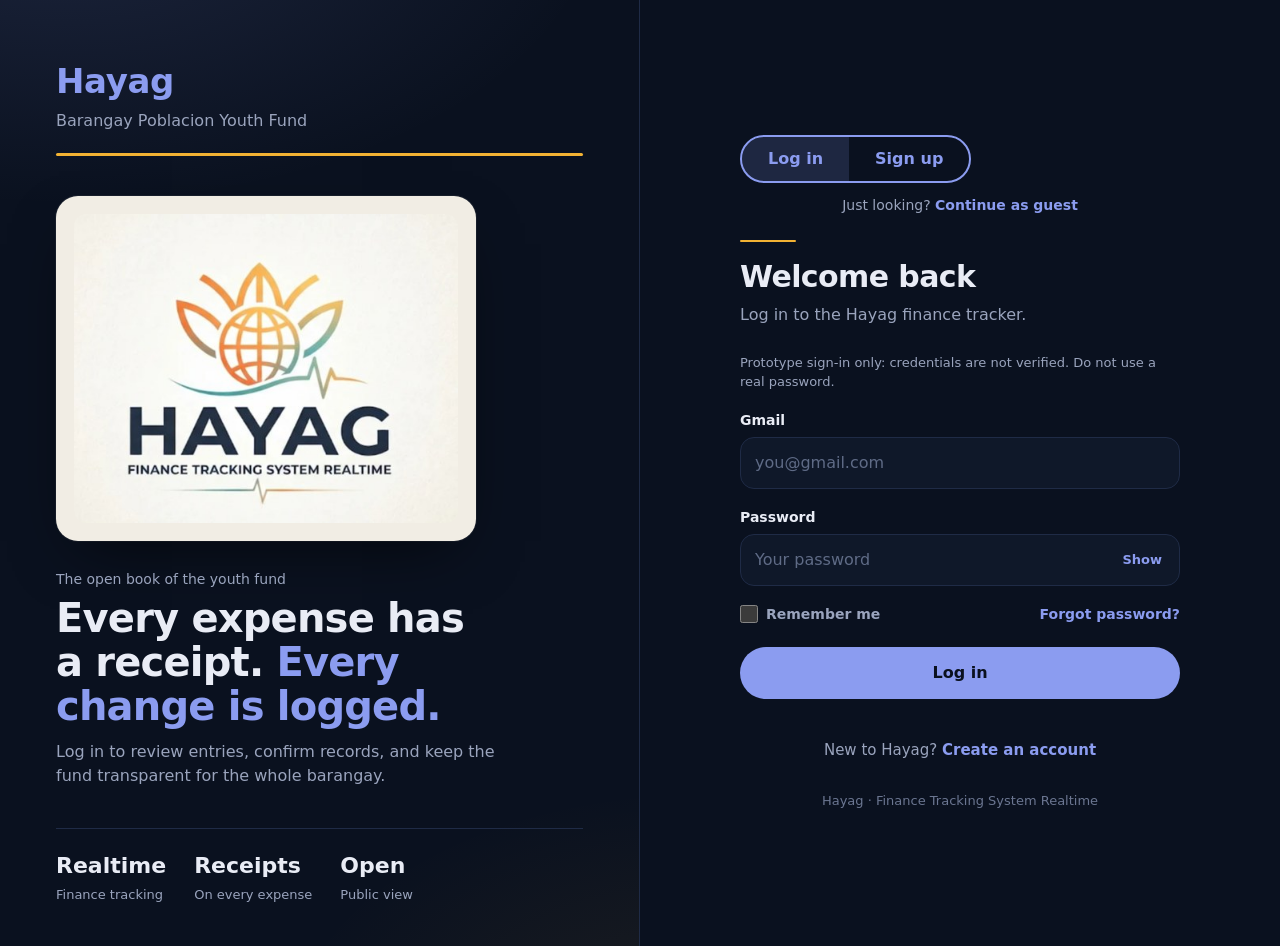
<file: html asset/index.html>
<!DOCTYPE html>
<html lang="en">
<head>
    <meta charset="UTF-8">
    <meta name="viewport" content="width=device-width, initial-scale=1.0">
    <meta name="description" content="A finance tracking system in realtime. Learn more about us. Made by asset-8, VSU students || Entrep || Visayas State University">

    
    <title>Hayag</title>
    <link rel="stylesheet" href="style.css">
    <link rel="icon" type="image/png" href="../html asset/pics/hayagIcon.png">
    <script src="javascript.js" defer></script>
</head>
<body>
    

<div class="shell">

  <!-- Brand side -->
  <aside class="brand" aria-label="About Hayag">
    <div class="brand-top">
      <h1>Hayag</h1>
      <p>Barangay Poblacion Youth Fund</p>
      <div class="rule"></div>
    </div>

    <div class="brand-mid">
      <div class="logo-card"><img src="[data-uri]" alt="Hayag — Finance Tracking System Realtime"></div>
      <div class="pitch">
        <div class="eyebrow">The open book of the youth fund</div>
        <div class="big">Every expense has a receipt. <em>Every change is logged.</em></div>
        <p>Log in to review entries, confirm records, and keep the fund transparent for the whole barangay.</p>
      </div>
    </div>

    <div class="stats">
      <div class="stat"><b>Realtime</b><span>Finance tracking</span></div>
      <div class="stat"><b>Receipts</b><span>On every expense</span></div>
      <div class="stat"><b>Open</b><span>Public view</span></div>
    </div>
  </aside>

  <!-- Form side -->
  <main class="panel">
    <div class="card">
      <div class="mobile-logo"><img src="[data-uri]" alt="Hayag — Finance Tracking System Realtime"></div>

      <div class="seg" role="tablist" aria-label="Account">
        <button role="tab" id="tab-login" aria-selected="true" aria-controls="login-form" type="button">Log in</button>
        <button role="tab" id="tab-signup" aria-selected="false" aria-controls="signup-form" type="button">Sign up</button>
      </div>
      <p class="guest-option" id="guest-option">Just looking? <button class="link" id="guest" type="button">Continue as guest</button></p>

      <!-- LOGIN -->
      <form id="login-form" class="active" role="tabpanel" aria-labelledby="tab-login" novalidate>
        <div>
          <div class="rule-sm"></div>
          <h2>Welcome back</h2>
          <p class="sub">Log in to the Hayag finance tracker.</p>
          <p class="hint">Prototype sign-in only: credentials are not verified. Do not use a real password.</p>
        </div>

        <div class="field" data-field>
          <label for="li-email">Gmail</label>
          <input id="li-email" name="email" type="email" inputmode="email" autocomplete="email" placeholder="you@gmail.com" required>
          <div class="err" role="alert"></div>
        </div>

        <div class="field" data-field>
          <label for="li-pass">Password</label>
          <div class="control">
            <input id="li-pass" class="has-toggle" name="password" type="password" autocomplete="current-password" placeholder="Your password" required>
            <button type="button" class="toggle" data-toggle="li-pass" aria-label="Show password">Show</button>
          </div>
          <div class="err" role="alert"></div>
        </div>

        <div class="row">
          <label class="check"><input type="checkbox" name="remember"> Remember me</label>
          <button type="button" class="link" id="forgot">Forgot password?</button>
        </div>

        <button class="primary" type="submit">Log in</button>

        <p class="switch">New to Hayag? <button type="button" class="link" data-go="signup">Create an account</button></p>
      </form>

      <!-- SIGN UP -->
      <form id="signup-form" role="tabpanel" aria-labelledby="tab-signup" novalidate>
        <div>
          <div class="rule-sm"></div>
          <h2>Create your account</h2>
          <p class="sub">Join the open book of the Barangay Poblacion Youth Fund.</p>
        </div>

        <div class="field" data-field>
          <label for="su-name">Name</label>
          <input id="su-name" name="name" type="text" autocomplete="name" placeholder="Enter your name" required>
          <div class="err" role="alert"></div>
        </div>

        <div class="field" data-field>
          <label for="su-email">Gmail</label>
          <input id="su-email" name="email" type="email" inputmode="email" autocomplete="email" placeholder="you@gmail.com" required>
          <div class="err" role="alert"></div>
        </div>

        <div class="field" data-field>
          <label for="su-pass">Password</label>
          <div class="control">
            <input id="su-pass" class="has-toggle" name="password" type="password" autocomplete="new-password" placeholder="At least 8 characters" required aria-describedby="pw-label">
            <button type="button" class="toggle" data-toggle="su-pass" aria-label="Show password">Show</button>
          </div>
          <div class="meter" id="meter" data-level="0" aria-hidden="true"><i></i><i></i><i></i><i></i></div>
          <div class="meter-label" id="pw-label">Use 8+ characters with letters and numbers.</div>
          <div class="err" role="alert"></div>
        </div>

        <div class="field" data-field>
          <label for="su-bday">Birthdate</label>
          <input id="su-bday" name="birthdate" type="date" autocomplete="bday" min="1900-01-01" required>
          <div class="err" role="alert"></div>
        </div>

        <button class="primary" type="submit">Sign up</button>

        <p class="switch">Already have an account? <button type="button" class="link" data-go="login">Log in</button></p>
      </form>

      <!-- SUCCESS -->
      <section class="done" id="done" aria-live="polite">
        <div class="tick" aria-hidden="true">
          <svg width="26" height="26" viewBox="0 0 24 24" fill="none" stroke="currentColor" stroke-width="2.4" stroke-linecap="round" stroke-linejoin="round"><path d="M5 12.5l4.5 4.5L19 7.5"/></svg>
        </div>
        <h2 id="done-title">You're in</h2>
        <p id="done-msg"></p>
        <button class="primary" type="button" id="done-back">Back to Hayag</button>
      </section>

      <p class="foot">Hayag · Finance Tracking System Realtime</p>
    </div>
  </main>
</div>



</body>
</html>
</file>
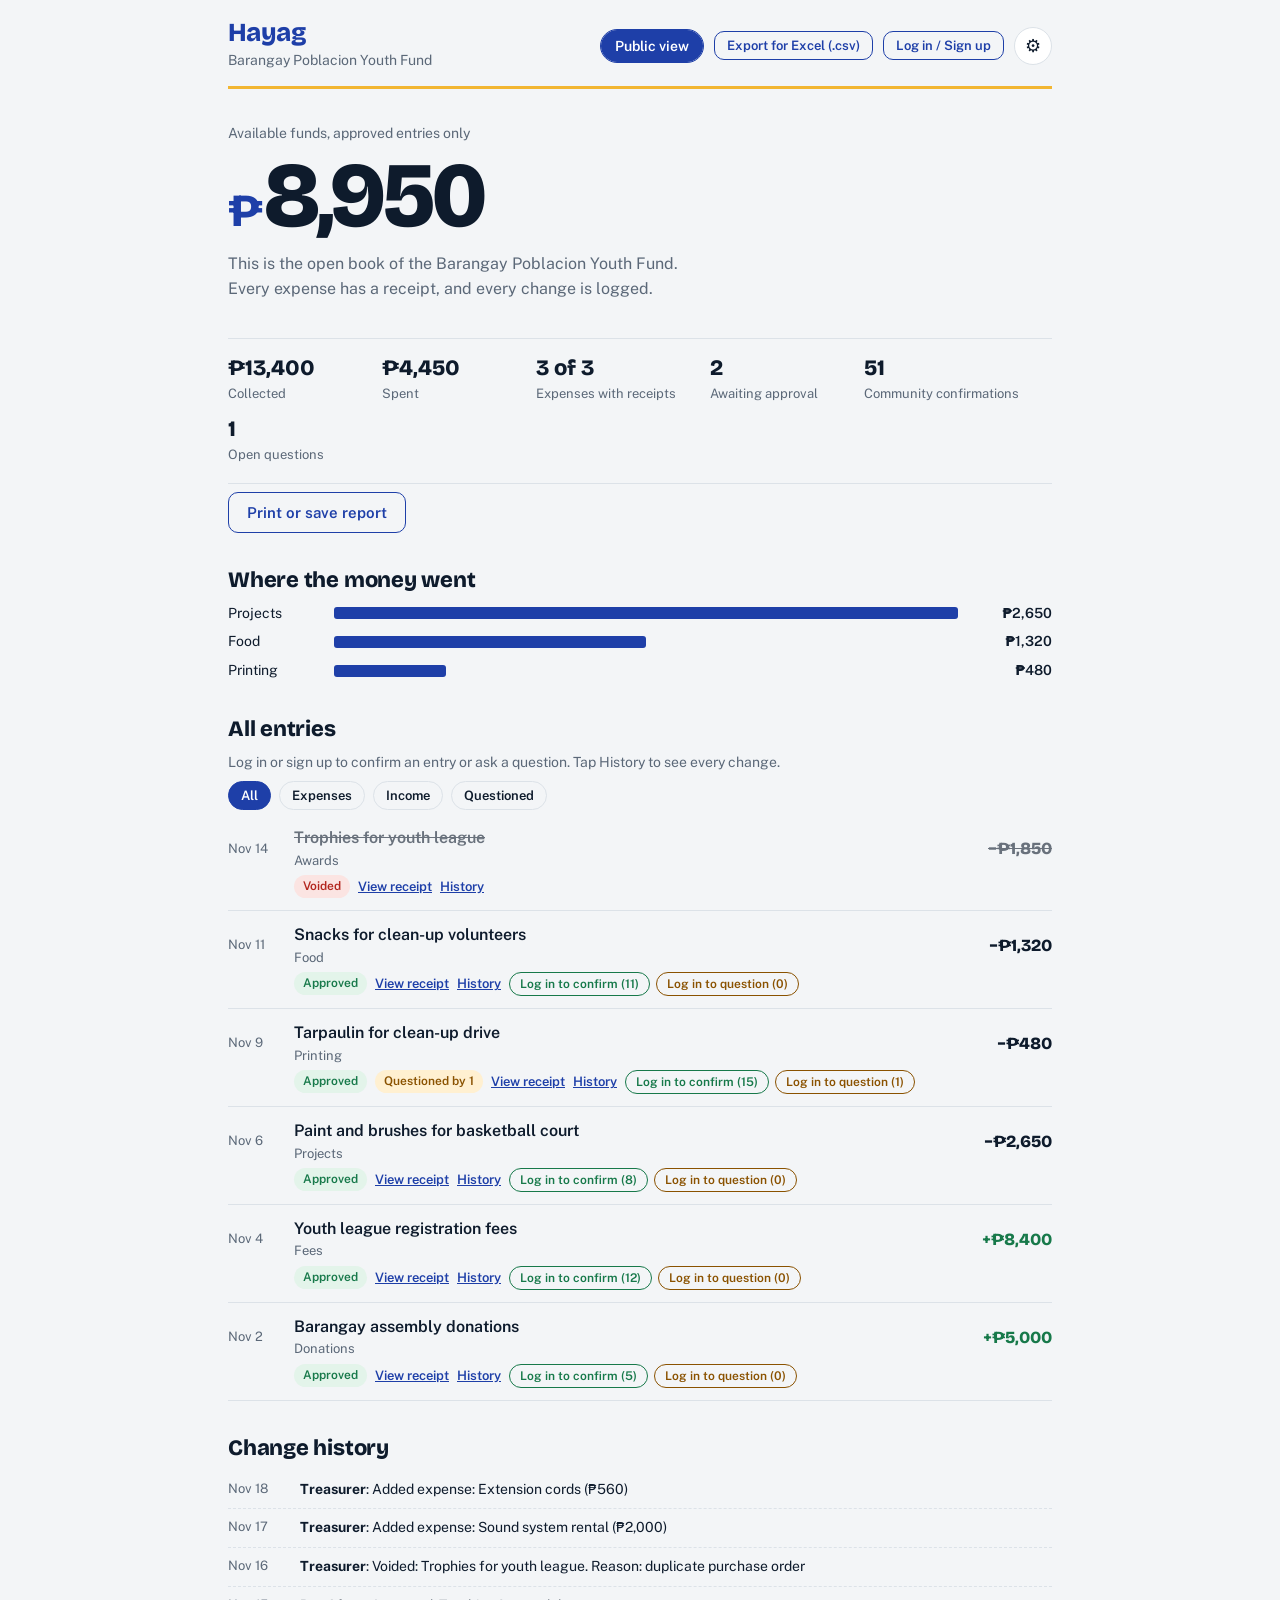
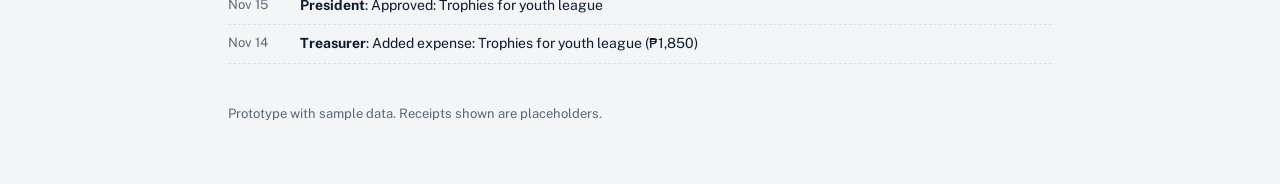
<file: html asset/asset.html>
<!DOCTYPE html>
<html lang="en">
<head>
<meta charset="utf-8">
<meta name="viewport" content="width=device-width, initial-scale=1, viewport-fit=cover">
<title>Hayag: open books for shared money</title>
<link href="https://fonts.googleapis.com/css2?family=Bricolage+Grotesque:opsz,wght@12..96,500;12..96,800&family=Public+Sans:wght@400;600&display=swap" rel="stylesheet">
<style>
:root{--bg:#F3F5F7;--surface:#fff;--ink:#0E1B2C;--muted:#5B6878;--line:#DCE2E8;--brand:#1E3FA8;--on-brand:#fff;--gold:#F2B632;--ok:#17794A;--okbg:#E3F4EA;--warn:#8A5200;--warnbg:#FFF0D1;--bad:#B3261E;--badbg:#FBE4E2;
--head:"Bricolage Grotesque","Trebuchet MS",system-ui,sans-serif;--body:"Public Sans",system-ui,-apple-system,"Segoe UI",sans-serif;
box-sizing:border-box;padding-top:env(safe-area-inset-top,0px);padding-bottom:env(safe-area-inset-bottom,0px);color-scheme:light}
@media (prefers-color-scheme:dark){:root:not([data-theme="light"]){--bg:#0C1320;--surface:#141D2E;--ink:#E8EDF5;--muted:#9AA7BA;--line:#26344B;--brand:#8AA3F7;--on-brand:#0C1320;--ok:#5FD39A;--okbg:#10291E;--warn:#F2B632;--warnbg:#2E2410;--bad:#FF8F86;--badbg:#35171A;color-scheme:dark}}
:root[data-theme="dark"]{--bg:#0C1320;--surface:#141D2E;--ink:#E8EDF5;--muted:#9AA7BA;--line:#26344B;--brand:#8AA3F7;--on-brand:#0C1320;--ok:#5FD39A;--okbg:#10291E;--warn:#F2B632;--warnbg:#2E2410;--bad:#FF8F86;--badbg:#35171A;color-scheme:dark}
html{scroll-padding-top:env(safe-area-inset-top,0px)}
*{box-sizing:border-box}
body{margin:0;background:var(--bg);color:var(--ink);font:16px/1.55 var(--body)}
.wrap{max-width:860px;margin:0 auto;padding:0 18px 60px}
header{padding:20px 0 14px;display:flex;flex-wrap:wrap;gap:14px;align-items:center;justify-content:space-between;border-bottom:3px solid var(--gold)}
.brand{font:800 26px/1 var(--head);letter-spacing:-.02em;color:var(--brand)}
.org{font-size:14px;color:var(--muted);margin-top:4px}
.seg{display:inline-flex;border:1.5px solid var(--brand);border-radius:999px;overflow:hidden}
.seg button{font:600 14px var(--body);padding:8px 14px;border:0;background:transparent;color:var(--brand);cursor:pointer}
.seg button[aria-pressed="true"]{background:var(--brand);color:var(--on-brand)}
.header-tools{display:flex;align-items:center;gap:10px;position:relative}
.settings-wrap{position:relative}
.settings-btn{width:38px;height:38px;border:1.5px solid var(--line);border-radius:50%;background:var(--surface);color:var(--ink);display:grid;place-items:center;cursor:pointer;font-size:18px}
.settings-menu{position:absolute;right:0;top:46px;width:180px;padding:6px;background:var(--surface);border:1px solid var(--line);border-radius:10px;box-shadow:0 10px 30px rgba(14,27,44,.16);z-index:30}
.settings-menu[hidden]{display:none}
.settings-menu button{width:100%;padding:10px 12px;border:0;border-radius:7px;background:none;color:var(--ink);text-align:left;font:600 14px var(--body);cursor:pointer}
.settings-menu button:hover{background:var(--bg)}
button:focus-visible,input:focus-visible,select:focus-visible{outline:3px solid var(--gold);outline-offset:2px}
.hero{padding:34px 0 10px}
.lbl{font-size:14px;color:var(--muted);margin:0}
.bal{font:800 clamp(46px,13vw,92px)/1 var(--head);letter-spacing:-.035em;margin:6px 0 10px;color:var(--ink)}
.bal small{font-size:.5em;color:var(--brand);margin-right:4px}
.lede{max-width:46ch;margin:0;color:var(--muted)}
.stats{display:flex;flex-wrap:wrap;gap:10px 34px;margin:26px 0 8px;padding:16px 0;border-top:1px solid var(--line);border-bottom:1px solid var(--line)}
.stats div{min-width:120px}.stats b{display:block;font:800 22px var(--head)}.stats span{font-size:13px;color:var(--muted)}
h2{font:800 22px var(--head);letter-spacing:-.01em;margin:34px 0 10px}
.row{display:grid;grid-template-columns:54px 1fr auto;gap:4px 12px;align-items:center;padding:12px 0;border-bottom:1px solid var(--line)}
.row .d{font-size:13px;color:var(--muted)}
.row .t{font-weight:600}.row .c{font-size:13px;color:var(--muted)}
.row .amt{font:800 17px var(--head);text-align:right;white-space:nowrap}
.inc{color:var(--ok)}
.void .t,.void .amt{text-decoration:line-through;opacity:.6}
.meta{grid-column:2/4;display:flex;flex-wrap:wrap;gap:8px;align-items:center}
.chip{font-size:12px;font-weight:600;padding:2px 9px;border-radius:999px}
.ok{background:var(--okbg);color:var(--ok)}.pend{background:var(--warnbg);color:var(--warn)}.bad{background:var(--badbg);color:var(--bad)}
.link{font:600 13px var(--body);color:var(--brand);background:none;border:0;padding:2px 0;cursor:pointer;text-decoration:underline}
.btn{font:600 15px var(--body);padding:11px 18px;border-radius:10px;border:0;background:var(--brand);color:var(--on-brand);cursor:pointer}
.btn.alt{background:transparent;color:var(--brand);border:1.5px solid var(--brand)}
.btn.sm{padding:6px 12px;font-size:13px}.btn.no{background:var(--bad);color:#fff}
.bars div{display:grid;grid-template-columns:96px 1fr 84px;gap:10px;align-items:center;font-size:14px;margin:7px 0}
.bars i{display:block;height:12px;border-radius:3px;background:var(--brand)}
.bars span:last-child{text-align:right;font-weight:600}
.panel{background:var(--surface);border:1px solid var(--line);border-radius:14px;padding:18px}
.grid{display:grid;grid-template-columns:1fr 1fr;gap:12px}
label{display:block;font-size:13px;font-weight:600;margin-bottom:4px}
input,select{width:100%;font:16px var(--body);padding:10px;border-radius:8px;border:1.5px solid var(--line);background:var(--bg);color:var(--ink)}
.full{grid-column:1/-1}
.msg{min-height:22px;margin:10px 0 0;font-size:14px;font-weight:600}.msg.e{color:var(--bad)}.msg.g{color:var(--ok)}
.log{list-style:none;margin:0;padding:0;font-size:14px}
.log li{padding:8px 0;border-bottom:1px dashed var(--line);display:flex;gap:10px}
.log time{color:var(--muted);min-width:62px;font-size:13px}
.empty{color:var(--muted);padding:14px 0}
.ov{position:fixed;inset:0;background:rgba(5,10,20,.75);display:flex;align-items:center;justify-content:center;padding:20px;z-index:20}
.ov div{background:var(--surface);border-radius:14px;padding:14px;max-width:420px;width:100%;text-align:center}
.ov img{max-width:100%;max-height:60vh;border-radius:8px}
.flt{display:flex;gap:8px;flex-wrap:wrap;margin:8px 0 4px}.flt button{font:600 13px var(--body);padding:6px 12px;border-radius:999px;border:1.5px solid var(--line);background:transparent;color:var(--ink);cursor:pointer}.flt button[aria-pressed="true"]{background:var(--brand);color:var(--on-brand);border-color:var(--brand)}
.vote{display:inline-flex;gap:6px}.vb{font:600 12px var(--body);padding:4px 10px;border-radius:999px;border:1.5px solid var(--ok);background:transparent;color:var(--ok);cursor:pointer}.vb.q{border-color:var(--warn);color:var(--warn)}.vb.on{background:var(--ok);color:var(--bg)}.vb.q.on{background:var(--warn)}
.ov .dt{max-height:85vh;overflow:auto;text-align:left}.dt h3{font:800 20px var(--head);margin:0 0 4px}.dt h4{font:800 15px var(--head);margin:16px 0 6px}.dt img{display:block;margin:10px auto}
.tl{margin:0;padding-left:18px;font-size:14px}.tl li{margin-bottom:6px}.qm{background:var(--warnbg);padding:8px 10px;border-radius:8px;font-size:14px;margin:6px 0}
textarea{width:100%;font:16px var(--body);padding:10px;border-radius:8px;border:1.5px solid var(--line);background:var(--bg);color:var(--ink);min-height:80px}
footer{margin-top:40px;font-size:13px;color:var(--muted);display:flex;flex-wrap:wrap;gap:12px;justify-content:space-between}
@media (max-width:520px){.grid{grid-template-columns:1fr}.bars div{grid-template-columns:78px 1fr 72px}}
@media print{header .seg,.noprint,footer,.panel{display:none!important}body{background:#fff;color:#000}}
</style>
</head>
<body>
<div class="wrap">
<header>
  <div><div class="brand">Hayag</div><div class="org" id="org"></div></div>
  <div class="header-tools noprint">
    <div class="seg" role="group" aria-label="Viewing as" id="seg"></div>
    <button class="btn alt sm" type="button" data-a="export" title="Download the ledger as a CSV file for Excel">Export for Excel (.csv)</button>
    <button class="btn alt sm" type="button" data-a="login" id="login-link" hidden>Log in / Sign up</button>
    <div class="settings-wrap">
      <button class="settings-btn" type="button" data-a="settings" aria-label="Settings" aria-expanded="false" title="Settings">&#9881;</button>
      <div class="settings-menu" id="settings-menu" hidden>
        <button type="button" data-a="logout">Log out</button>
      </div>
    </div>
  </div>
</header>
<main id="app"></main>
<footer><span>Prototype with sample data. Receipts shown are placeholders.</span><button class="link noprint" id="reset-link" data-a="reset">Reset demo data</button></footer>
</div>
<div id="ov"></div>
<script>
const KEY="hayag-demo-v2",ORG="Barangay Poblacion Youth Fund";
const rc=(n,a)=>"data:image/svg+xml;utf8,"+encodeURIComponent('<svg xmlns="http://www.w3.org/2000/svg" width="240" height="320"><rect width="240" height="320" fill="#fff" stroke="#bbb"/><g font-family="monospace" fill="#222"><text x="20" y="40" font-size="16" font-weight="bold">SAMPLE RECEIPT</text><text x="20" y="66" font-size="12">No. '+n+'</text><line x1="20" y1="86" x2="220" y2="86" stroke="#888" stroke-dasharray="4"/><text x="20" y="130" font-size="13">TOTAL</text><text x="20" y="160" font-size="26" font-weight="bold">PHP '+a+'</text><text x="20" y="290" font-size="11">Thank you. Come again.</text></g></svg>');
const seed=()=>fix({e:[
{id:1,d:"2026-11-02",k:"in",t:"Barangay assembly donations",c:"Donations",a:5000,r:rc(1001,"5,000"),s:"approved"},
{id:2,d:"2026-11-04",k:"in",t:"Youth league registration fees",c:"Fees",a:8400,r:rc(1002,"8,400"),s:"approved"},
{id:3,d:"2026-11-06",k:"out",t:"Paint and brushes for basketball court",c:"Projects",a:2650,r:rc(2041,"2,650"),s:"approved"},
{id:4,d:"2026-11-09",k:"out",t:"Tarpaulin for clean-up drive",c:"Printing",a:480,r:rc(2042,"480"),s:"approved"},
{id:5,d:"2026-11-11",k:"out",t:"Snacks for clean-up volunteers",c:"Food",a:1320,r:rc(2043,"1,320"),s:"approved"},
{id:6,d:"2026-11-14",k:"out",t:"Trophies for youth league",c:"Awards",a:1850,r:rc(2044,"1,850"),s:"voided"},
{id:7,d:"2026-11-17",k:"out",t:"Sound system rental",c:"Events",a:2000,r:rc(2045,"2,000"),s:"pending"},
{id:8,d:"2026-11-18",k:"out",t:"Extension cords",c:"Supplies",a:560,r:rc(2046,"560"),s:"pending"}],
log:[
{t:"Nov 14",w:"Treasurer",x:"Added expense: Trophies for youth league (₱1,850)"},
{t:"Nov 15",w:"President",x:"Approved: Trophies for youth league"},
{t:"Nov 16",w:"Treasurer",x:"Voided: Trophies for youth league. Reason: duplicate purchase order"},
{t:"Nov 17",w:"Treasurer",x:"Added expense: Sound system rental (₱2,000)"},
{t:"Nov 18",w:"Treasurer",x:"Added expense: Extension cords (₱560)"}],n:9});
let S;try{S=JSON.parse(localStorage.getItem(KEY))}catch(x){}S=S||seed();
let role="public",note=null,flt="all";
function fix(s){s.my=s.my||{};const M=d=>"Nov "+Number(d.split("-")[2]);s.e.forEach((x,i)=>{if(!x.h){x.h=[{t:M(x.d),w:"Treasurer",x:"Entry created"}];if(x.s!=="pending")x.h.push({t:M(x.d),w:"President",x:"Approved"});if(x.s==="voided")x.h.push({t:"Nov 16",w:"Treasurer",x:"Voided. Reason: duplicate purchase order"})}if(!x.v)x.v={c:x.s==="approved"?5+(i*7)%11:0,q:0,m:[]}});const t=s.e.find(y=>y.id===4);if(t&&!t.v.q){t.v.q=1;t.v.m.push({t:"Nov 12",x:"Is the ₱480 for one tarpaulin or for all of them?"})}return s}
function pubAct(x){if(x.s!=="approved")return"";const m=(S.my||{})[x.id],v=x.v;if(!isLoggedIn())return `<span class="vote"><button class="vb" data-a="login">Log in to confirm (${v.c})</button><button class="vb q" data-a="login">Log in to question (${v.q})</button></span>`;return `<span class="vote"><button class="vb ${m==="c"?"on":""}" data-a="conf" data-id="${x.id}" aria-pressed="${m==="c"}">✓ Confirm ${v.c}</button><button class="vb q ${m==="q"?"on":""}" data-a="ques" data-id="${x.id}">? Question ${v.q}</button></span>`}
function det(x){const v=x.v;return `<div class="ov" data-a="x"><div class="dt" data-a="keep"><h3>${esc(x.t)}</h3><p class="c">${fd(x.d)}, ${esc(x.c)}, ₱${peso(x.a)} ${chip(x.s)}</p>${x.r?`<img alt="Receipt" src="${x.r}">`:""}<h4>History of this entry</h4><ol class="tl">${x.h.map(h=>`<li><b>${esc(h.w)}</b>, ${esc(h.t)}: ${esc(h.x)}</li>`).join("")}</ol><h4>Community response</h4><p>${v.c} confirmed, ${v.q} questioned</p>${v.m.map(m=>`<p class="qm"><b>${esc(m.t)}</b> ${esc(m.x)}</p>`).join("")}<button class="btn sm" data-a="x">Close</button></div></div>`}
const save=()=>{try{localStorage.setItem(KEY,JSON.stringify(S))}catch(x){}};
const $=s=>document.querySelector(s);
const esc=s=>String(s).replace(/[&<>"]/g,c=>({"&":"&amp;","<":"&lt;",">":"&gt;",'"':"&quot;"}[c]));
const peso=n=>Number(n).toLocaleString("en-PH",{minimumFractionDigits:0,maximumFractionDigits:2});
const fd=d=>new Date(d+"T00:00").toLocaleDateString("en-PH",{month:"short",day:"numeric"});
const today=()=>new Date().toISOString().slice(0,10);
const logit=(w,x)=>S.log.push({t:fd(today()),w,x});
const isLoggedIn=()=>sessionStorage.getItem("hayag-demo-session")==="active";
function exportLedger(){
  const cell=value=>{
    let text=String(value);
    if(/^[\t\r\n ]*[=+\-@]/.test(text))text="'"+text;
    return '"'+text.replace(/"/g,'""')+'"';
  };
  const rows=[["Date","Type","Description","Category","Amount (PHP)","Status","Receipt attached","Confirmations","Questions"]];
  S.e.slice().sort((a,b)=>a.d.localeCompare(b.d)).forEach(x=>{
    rows.push([x.d,x.k==="in"?"Income":"Expense",x.t,x.c,x.a,x.s,x.r?"Yes":"No",x.v?x.v.c:0,x.v?x.v.q:0]);
  });
  const csv="\uFEFF"+rows.map(row=>row.map(cell).join(",")).join("\r\n");
  const url=URL.createObjectURL(new Blob([csv],{type:"text/csv;charset=utf-8"}));
  const link=document.createElement("a");
  link.href=url;
  link.download="hayag-ledger-"+today()+".csv";
  document.body.appendChild(link);
  link.click();
  link.remove();
  URL.revokeObjectURL(url);
}
const CATS=["Projects","Printing","Food","Awards","Events","Supplies","Donations","Fees","Other"];
const chip=s=>s==="approved"?'<span class="chip ok">Approved</span>':s==="pending"?'<span class="chip pend">Awaiting approval</span>':s==="voided"?'<span class="chip bad">Voided</span>':'<span class="chip bad">Rejected</span>';
function rowHTML(x,act,pub){if(pub)return rowOld(x,pubAct(x));return rowOld(x,act)}
function rowOld(x,act){
  const sign=x.k==="in"?"+":"−";
  return `<div class="row ${x.s==="voided"?"void":""}"><span class="d">${fd(x.d)}</span><div><div class="t">${esc(x.t)}</div><div class="c">${esc(x.c)}</div></div><span class="amt ${x.k==="in"?"inc":""}">${sign}₱${peso(x.a)}</span><div class="meta">${chip(x.s)}${x.v&&x.v.q?`<span class="chip pend">Questioned by ${x.v.q}</span>`:""}${x.r?`<button class="link" data-a="rc" data-id="${x.id}">View receipt</button>`:'<span class="c">No receipt</span>'}<button class="link" data-a="det" data-id="${x.id}">History</button>${act||""}</div></div>`;
}
function totals(){
  const ap=S.e.filter(x=>x.s==="approved");
  const inc=ap.filter(x=>x.k==="in").reduce((s,x)=>s+x.a,0),out=ap.filter(x=>x.k==="out").reduce((s,x)=>s+x.a,0);
  const ex=ap.filter(x=>x.k==="out");
  return{inc,out,bal:inc-out,pend:S.e.filter(x=>x.s==="pending").length,withR:ex.filter(x=>x.r).length,ex:ex.length,ap};
}
function logHTML(){return `<ul class="log">${S.log.slice().reverse().map(l=>`<li><time>${esc(l.t)}</time><span><b>${esc(l.w)}</b>: ${esc(l.x)}</span></li>`).join("")}</ul>`}
function publicView(){
  const T=totals(),shown=S.e.filter(x=>x.s==="approved"||x.s==="voided").sort((a,b)=>b.d.localeCompare(a.d));
  const cat={};T.ap.filter(x=>x.k==="out").forEach(x=>cat[x.c]=(cat[x.c]||0)+x.a);
  const max=Math.max(1,...Object.values(cat));
  return `<section class="hero"><p class="lbl">Available funds, approved entries only</p><div class="bal"><small>₱</small>${peso(T.bal)}</div><p class="lede">This is the open book of the ${esc(ORG)}. Every expense has a receipt, and every change is logged.</p></section>
<div class="stats"><div><b>₱${peso(T.inc)}</b><span>Collected</span></div><div><b>₱${peso(T.out)}</b><span>Spent</span></div><div><b>${T.withR} of ${T.ex}</b><span>Expenses with receipts</span></div><div><b>${T.pend}</b><span>Awaiting approval</span></div><div><b>${S.e.reduce((s,x)=>s+(x.v?x.v.c:0),0)}</b><span>Community confirmations</span></div><div><b>${S.e.reduce((s,x)=>s+(x.v?x.v.q:0),0)}</b><span>Open questions</span></div></div>
<button class="btn alt noprint" data-a="print">Print or save report</button>
<h2>Where the money went</h2><div class="bars">${Object.entries(cat).sort((a,b)=>b[1]-a[1]).map(([k,v])=>`<div><span>${esc(k)}</span><i style="width:${Math.round(v/max*100)}%"></i><span>₱${peso(v)}</span></div>`).join("")||'<p class="empty">No approved expenses yet.</p>'}</div>
<h2>All entries</h2><p class="lbl">Log in or sign up to confirm an entry or ask a question. Tap History to see every change.</p><div class="flt noprint">${[["all","All"],["out","Expenses"],["in","Income"],["q","Questioned"]].map(([k,v])=>`<button data-a="flt" data-id="${k}" aria-pressed="${flt===k}">${v}</button>`).join("")}</div>${shown.filter(x=>flt==="all"||(flt==="q"?x.v.q>0:x.k===flt)).map(x=>rowHTML(x,"",1)).join("")||'<p class="empty">No entries match.</p>'}
<h2>Change history</h2>${logHTML()}`;
}
function treasurerView(){
  const mine=S.e.slice().sort((a,b)=>b.id-a.id);
  return `<h2>Add an entry</h2><div class="panel"><div class="grid">
<div><label for="f-k">Type</label><select id="f-k"><option value="out">Expense</option><option value="in">Income</option></select></div>
<div><label for="f-d">Date</label><input id="f-d" type="date" value="${today()}"></div>
<div class="full"><label for="f-t">What was it for?</label><input id="f-t" placeholder="e.g. Rice for feeding program"></div>
<div><label for="f-c">Category</label><select id="f-c">${CATS.map(c=>`<option>${c}</option>`).join("")}</select></div>
<div><label for="f-a">Amount (₱)</label><input id="f-a" type="number" min="0" step="0.01" inputmode="decimal"></div>
<div class="full"><label for="f-f">Receipt photo (required for expenses)</label><input id="f-f" type="file" accept="image/*"></div>
</div><button class="btn" style="margin-top:14px" data-a="add">Submit for approval</button><p class="msg ${note?note.k:""}" role="status">${note?esc(note.m):""}</p></div>
<h2>Your entries</h2>${mine.map(x=>rowHTML(x,x.s==="approved"||x.s==="pending"?`<button class="link" data-a="edit" data-id="${x.id}">Edit</button><button class="link" data-a="void" data-id="${x.id}">Void</button>`:"")).join("")}`;
}
function presidentView(){
  const q=S.e.filter(x=>x.s==="pending");
  return `<h2>Waiting for your approval</h2>${q.length?q.map(x=>rowHTML(x,`<button class="btn sm" data-a="ok" data-id="${x.id}">Approve</button><button class="btn sm no" data-a="no" data-id="${x.id}">Reject</button>`)).join(""):'<p class="empty">Nothing to approve. New entries from the treasurer will show up here.</p>'}<p class="lbl">Approved entries appear on the public page right away.</p><h2>Change history</h2>${logHTML()}`;
}
function render(){
  $("#org").textContent=ORG;
  $("#login-link").hidden=isLoggedIn();
  $("#reset-link").hidden=!isLoggedIn();
  const views=isLoggedIn()?[["public","Public view"],["treasurer","Treasurer"],["president","President"]]:[["public","Public view"]];
  if(!views.some(([key])=>key===role))role="public";
  $("#seg").innerHTML=views.map(([k,v])=>`<button data-a="role" data-id="${k}" aria-pressed="${role===k}">${v}</button>`).join("");
  $("#app").innerHTML=role==="public"?publicView():role==="treasurer"?treasurerView():presidentView();
  note=null;
}
function shrink(f){return new Promise(res=>{const r=new FileReader();r.onload=()=>{const i=new Image();i.onload=()=>{const m=640,s=Math.min(1,m/Math.max(i.width,i.height)),c=document.createElement("canvas");c.width=i.width*s;c.height=i.height*s;c.getContext("2d").drawImage(i,0,0,c.width,c.height);res(c.toDataURL("image/jpeg",.7))};i.onerror=()=>res(null);i.src=r.result};r.onerror=()=>res(null);r.readAsDataURL(f)})}
function msg(m,k){const p=document.querySelector(".msg");if(p){p.textContent=m;p.className="msg "+k}}
document.addEventListener("pointerdown",e=>{
  if(!e.target.closest(".settings-wrap")){
    const menu=$("#settings-menu");
    if(menu){menu.hidden=true;document.querySelector('[data-a="settings"]')?.setAttribute("aria-expanded","false")}
  }
});
document.addEventListener("click",async e=>{
  const b=e.target.closest("[data-a]");if(!b)return;
  const a=b.dataset.a,id=+b.dataset.id,x=S.e.find(y=>y.id===id);
  if(a==="settings"){
    const menu=$("#settings-menu"),open=menu.hidden;
    menu.hidden=!open;
    b.setAttribute("aria-expanded",open?"true":"false");
    return;
  }
  if(a==="login"){window.location.href="index.html";return}
  if(a==="logout"){sessionStorage.removeItem("hayag-demo-session");window.location.replace("index.html");return}
  if(a==="keep")return;if(a==="flt"){flt=b.dataset.id;render();return}if(a==="role"){if(!isLoggedIn()&&b.dataset.id!=="public")return;role=b.dataset.id;render();return}
  if(a==="print"){window.print();return}
  if(a==="export"){exportLedger();return}
  if((a==="conf"||a==="ques"||a==="qsend")&&!isLoggedIn()){window.location.href="index.html";return}
  if(a==="reset"){if(!isLoggedIn())return;S=seed();save();render();return}
  if(a==="rc"&&x){$("#ov").innerHTML=`<div class="ov" data-a="x"><div><img alt="Receipt for ${esc(x.t)}" src="${x.r}"><p>${esc(x.t)}, ₱${peso(x.a)}</p><button class="btn sm" data-a="x">Close</button></div></div>`;return}
  if(a==="x"){$("#ov").innerHTML="";return}
  if(a==="det"&&x){$("#ov").innerHTML=det(x);return}
  if(a==="conf"&&x){const m=S.my[id];if(m==="q")return;if(m==="c"){x.v.c--;delete S.my[id]}else{x.v.c++;S.my[id]="c";x.h.push({t:fd(today()),w:"Community",x:"Confirmed by a viewer"})}save();render();return}
  if(a==="ques"&&x){if(S.my[id]==="q"){$("#ov").innerHTML=det(x);return}$("#ov").innerHTML=`<div class="ov" data-a="x"><div class="dt" data-a="keep"><h3>Question this entry</h3><p>${esc(x.t)}, ₱${peso(x.a)}</p><label for="q-t">What looks wrong or unclear?</label><textarea id="q-t"></textarea><p class="msg e" id="q-m"></p><button class="btn sm" data-a="qsend" data-id="${id}">Send question</button> <button class="btn sm alt" data-a="x">Cancel</button></div></div>`;return}
  if(a==="qsend"&&x){const t=$("#q-t").value.trim();if(!t){$("#q-m").textContent="Write what you’re questioning so the treasurer can answer.";return}if(S.my[id]==="c")x.v.c--;x.v.q++;S.my[id]="q";x.v.m.push({t:fd(today()),x:t});x.h.push({t:fd(today()),w:"Community",x:"Question raised: "+t});logit("Community","Questioned: "+x.t);save();$("#ov").innerHTML="";render();return}
  if(a==="edit"&&x){$("#ov").innerHTML=`<div class="ov" data-a="x"><div class="dt" data-a="keep"><h3>Edit entry</h3><p class="c">The change, your reason, and the date will show in this entry’s public history. Approved entries go back for re-approval.</p><label for="e-t">Description</label><input id="e-t" value="${esc(x.t)}"><label for="e-a" style="margin-top:10px">Amount (₱)</label><input id="e-a" type="number" step="0.01" value="${x.a}"><label for="e-r" style="margin-top:10px">Reason for the change</label><input id="e-r" placeholder="e.g. Typo in the amount"><p class="msg e" id="e-m"></p><button class="btn sm" data-a="esave" data-id="${id}">Save change</button> <button class="btn sm alt" data-a="x">Cancel</button></div></div>`;return}
  if(a==="esave"&&x){const na=parseFloat($("#e-a").value),nt=$("#e-t").value.trim(),rs=$("#e-r").value.trim();if(!nt||!(na>0)){$("#e-m").textContent="Add a description and an amount above zero.";return}if(!rs){$("#e-m").textContent="Say why you’re editing. Viewers will see this reason.";return}const ch=[];if(na!==x.a)ch.push(`Amount changed from ₱${peso(x.a)} to ₱${peso(na)}`);if(nt!==x.t)ch.push(`Description changed from “${x.t}” to “${nt}”`);if(!ch.length){$("#ov").innerHTML="";return}ch.forEach(c=>x.h.push({t:fd(today()),w:"Treasurer",x:c+". Reason: "+rs}));x.a=na;x.t=nt;if(x.s==="approved"){x.s="pending";x.h.push({t:fd(today()),w:"System",x:"Sent back to the president for re-approval"})}logit("Treasurer","Edited: "+nt+". Reason: "+rs);save();$("#ov").innerHTML="";render();return}
  if(a==="ok"&&x){x.s="approved";x.h.push({t:fd(today()),w:"President",x:"Approved"});logit("President","Approved: "+x.t);save();render();return}
  if(a==="no"&&x){x.s="rejected";x.h.push({t:fd(today()),w:"President",x:"Rejected"});logit("President","Rejected: "+x.t);save();render();return}
  if(a==="void"&&x){x.s="voided";x.h.push({t:fd(today()),w:"Treasurer",x:"Voided"});logit("Treasurer","Voided: "+x.t);save();render();return}
  if(a==="add"){
    const k=$("#f-k").value,t=$("#f-t").value.trim(),amt=parseFloat($("#f-a").value),f=$("#f-f").files[0];
    if(!t||!(amt>0)){msg("Add a description and an amount above zero.","e");return}
    if(k==="out"&&!f){msg("Add a receipt photo. Expenses can’t be submitted without one.","e");return}
    b.disabled=true;
    const r=f?await shrink(f):null;
    S.e.push({id:S.n++,d:$("#f-d").value||today(),k,t,c:$("#f-c").value,a:amt,r,s:"pending",h:[{t:fd(today()),w:"Treasurer",x:"Entry created, awaiting approval"}],v:{c:0,q:0,m:[]}});
    logit("Treasurer",`Added ${k==="out"?"expense":"income"}: ${t} (₱${peso(amt)})`);save();render();
    msg("Submitted. The president can now approve it.","g");return;
  }
});
render();
</script>
</body>
</html>
</file>
<file: html asset/style.css>
body
{

    background-color: black;
    color: rgb(167, 167, 239);
}
h1{
    color:rgb(167, 167, 239);
}:root{
    --bg:#0a111f;
    --surface:#0f1829;
    --surface-2:#131e34;
    --line:#1f2b46;
    --text:#e9ecf5;
    --muted:#9aa4bd;
    --accent:#8b9cf0;
    --accent-ink:#0a111f;
    --accent-soft:rgba(139,156,240,.16);
    --amber:#f2b233;
    --danger:#ff8b8b;
    --ok:#6fd6a4;
    --radius:14px;
  }
  *{box-sizing:border-box;margin:0}
  html,body{height:100%}
  body{
    font-family:"Schibsted Grotesk",system-ui,-apple-system,"Segoe UI",sans-serif;
    background:var(--bg);
    color:var(--text);
    -webkit-font-smoothing:antialiased;
    line-height:1.5;
  }
  .shell{
    min-height:100%;
    display:grid;
    grid-template-columns:minmax(0,1fr) minmax(0,1fr);
  }

  /* ---------- Brand panel ---------- */
  .brand{
    position:relative;
    padding:56px 56px 40px;
    display:flex;flex-direction:column;justify-content:space-between;gap:40px;
    background:
      radial-gradient(900px 500px at 10% -10%, rgba(139,156,240,.14), transparent 60%),
      radial-gradient(700px 420px at 110% 110%, rgba(242,178,51,.08), transparent 60%),
      var(--bg);
    border-right:1px solid var(--line);
  }
  .brand-top h1{font-size:34px;font-weight:800;letter-spacing:-.01em;color:var(--accent)}
  .brand-top p{color:var(--muted);margin-top:2px}
  .rule{height:3px;width:100%;background:var(--amber);margin-top:20px;border-radius:2px}
  .logo-card{
    background:#f1ede4;
    border-radius:22px;
    padding:18px;
    max-width:420px;
    box-shadow:0 24px 60px -24px rgba(0,0,0,.7), 0 0 0 1px rgba(255,255,255,.06);
  }
  .logo-card img{display:block;width:100%;height:auto;border-radius:12px}
  .brand-mid{display:flex;flex-direction:column;gap:28px}
  .pitch{max-width:440px}
  .pitch .eyebrow{font-size:14px;color:var(--muted)}
  .pitch .big{font-size:clamp(28px,3.2vw,40px);font-weight:800;letter-spacing:-.02em;line-height:1.1;margin-top:6px}
  .pitch .big em{font-style:normal;color:var(--accent)}
  .pitch p{color:var(--muted);margin-top:12px}
  .stats{display:flex;gap:28px;flex-wrap:wrap;border-top:1px solid var(--line);padding-top:20px}
  .stat b{display:block;font-size:22px;font-weight:700}
  .stat span{font-size:13px;color:var(--muted)}

  /* ---------- Form panel ---------- */
  .panel{
    display:flex;align-items:center;justify-content:center;
    padding:48px 28px;
  }
  .card{width:100%;max-width:440px}
  .mobile-logo{display:none}

  .seg{
    display:inline-flex;
    border:2px solid var(--accent);
    border-radius:999px;
    padding:0;
    margin-bottom:28px;
    overflow:hidden;
  }
  .seg button{
    font:inherit;font-weight:600;font-size:16px;
    color:var(--accent);
    background:transparent;border:0;cursor:pointer;
    padding:10px 26px;
    transition:background .15s,color .15s;
  }
  .seg button[aria-selected="true"]{background:var(--accent-soft)}
  .seg button:hover{background:rgba(139,156,240,.1)}
  .seg button:focus-visible{outline:2px solid var(--text);outline-offset:-4px;border-radius:999px}
  .guest-option{margin:-16px 0 24px;text-align:center;color:var(--muted);font-size:14px}

  h2{font-size:30px;font-weight:800;letter-spacing:-.02em;line-height:1.15}
  .sub{color:var(--muted);margin:8px 0 26px}

  form{display:none;flex-direction:column;gap:18px}
  form.active{display:flex}

  .field{display:flex;flex-direction:column;gap:6px}
  label{font-size:14px;font-weight:600;color:var(--text)}
  .control{position:relative}
  input{
    width:100%;
    font:inherit;font-size:16px;
    color:var(--text);
    background:var(--surface);
    border:1px solid var(--line);
    border-radius:var(--radius);
    padding:13px 14px;
    transition:border-color .15s, box-shadow .15s, background .15s;
    color-scheme:dark;
  }
  input::placeholder{color:#5f6b86}
  input:hover{border-color:#2c3b5d}
  input:focus{outline:none;border-color:var(--accent);box-shadow:0 0 0 3px var(--accent-soft);background:var(--surface-2)}
  input[aria-invalid="true"]{border-color:var(--danger)}
  .control input.has-toggle{padding-right:72px}
  .toggle{
    position:absolute;right:8px;top:50%;transform:translateY(-50%);
    font:inherit;font-size:13px;font-weight:600;color:var(--accent);
    background:transparent;border:0;cursor:pointer;padding:6px 10px;border-radius:8px;
  }
  .toggle:hover{background:var(--accent-soft)}
  .toggle:focus-visible{outline:2px solid var(--accent)}
  .err{font-size:13px;color:var(--danger);min-height:0;display:none}
  .field.bad .err{display:block}
  .hint{font-size:13px;color:var(--muted)}

  .meter{display:grid;grid-template-columns:repeat(4,1fr);gap:6px;margin-top:2px}
  .meter i{height:4px;border-radius:2px;background:var(--line);transition:background .2s}
  .meter[data-level="1"] i:nth-child(-n+1){background:var(--danger)}
  .meter[data-level="2"] i:nth-child(-n+2){background:var(--amber)}
  .meter[data-level="3"] i:nth-child(-n+3){background:var(--accent)}
  .meter[data-level="4"] i:nth-child(-n+4){background:var(--ok)}
  .meter-label{font-size:13px;color:var(--muted);min-height:20px}

  .row{display:flex;justify-content:space-between;align-items:center;gap:12px;font-size:14px}
  .check{display:flex;align-items:center;gap:8px;color:var(--muted);cursor:pointer}
  .check input{width:18px;height:18px;padding:0;accent-color:var(--accent)}
  a.link,button.link{color:var(--accent);font:inherit;font-weight:600;text-decoration:none;background:none;border:0;cursor:pointer;padding:0}
  a.link:hover,button.link:hover{text-decoration:underline}
  a.link:focus-visible,button.link:focus-visible{outline:2px solid var(--accent);outline-offset:3px;border-radius:4px}

  .primary{
    font:inherit;font-size:16px;font-weight:700;
    color:var(--accent-ink);background:var(--accent);
    border:0;border-radius:999px;cursor:pointer;
    padding:14px 22px;margin-top:4px;
    transition:transform .08s, filter .15s;
  }
  .primary:hover{filter:brightness(1.08)}
  .primary:active{transform:translateY(1px)}
  .primary:focus-visible{outline:2px solid var(--text);outline-offset:3px}

  .switch{text-align:center;color:var(--muted);font-size:15px;margin-top:22px}
  .rule-sm{height:2px;background:var(--amber);width:56px;border-radius:2px;margin:0 0 18px}

  .done{display:none;text-align:left}
  .done.show{display:block}
  .done .tick{
    width:52px;height:52px;border-radius:50%;
    background:rgba(111,214,164,.14);color:var(--ok);
    display:grid;place-items:center;margin-bottom:16px;
  }
  .done p{color:var(--muted);margin-top:8px}
  .done .primary{margin-top:22px}

  .foot{margin-top:30px;color:#6b7691;font-size:13px;text-align:center}

  @media (max-width:900px){
    .shell{grid-template-columns:1fr}
    .brand{display:none}
    .mobile-logo{
      display:block;background:#f1ede4;border-radius:18px;padding:12px;
      max-width:260px;margin:0 auto 28px;
    }
    .mobile-logo img{display:block;width:100%;height:auto;border-radius:10px}
    .panel{align-items:flex-start;padding:32px 20px 48px}
  }
  @media (prefers-reduced-motion:reduce){*{transition:none!important}}
</style>
</file>
